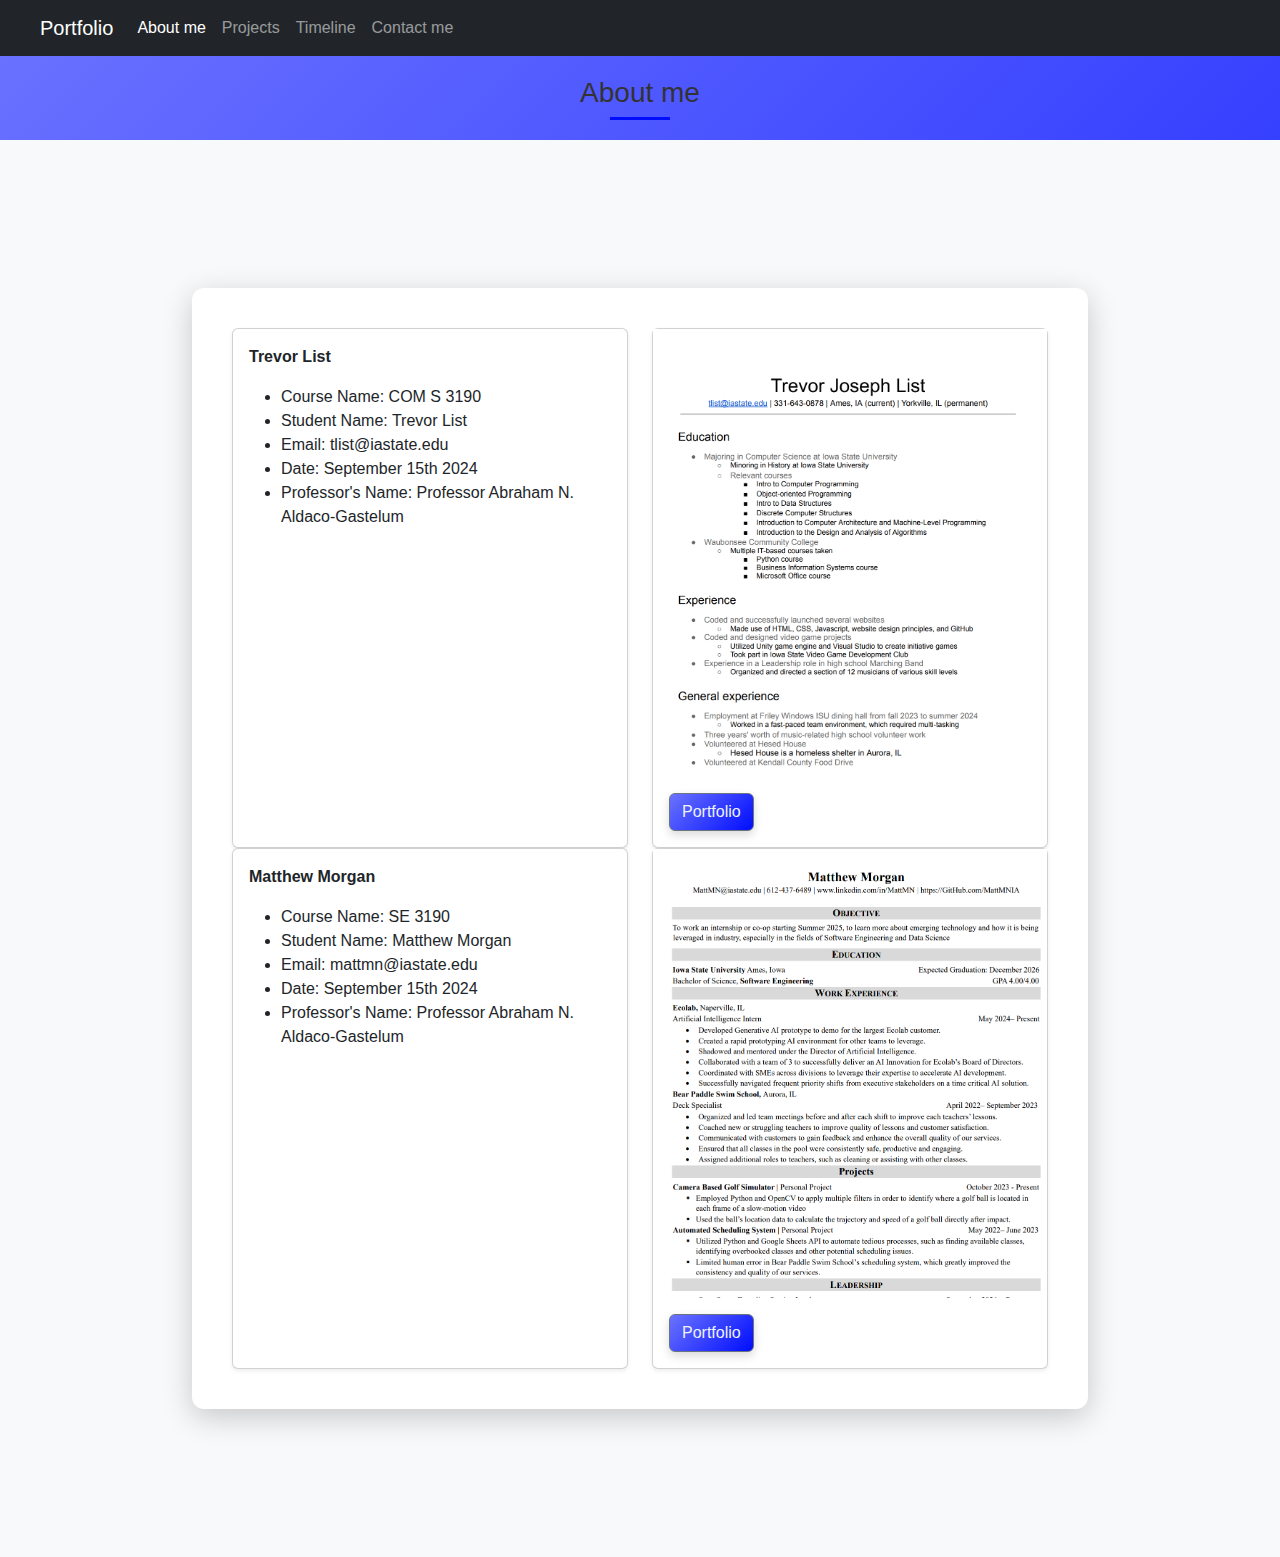
<file: index.html>
<!DOCTYPE html>
<html lang="en">
<head>
    <meta charset="About me">
    <meta name="viewport" content="width=device-width, initial-scale=1.0">
    <link href="https://cdn.jsdelivr.net/npm/bootstrap@5.3.3/dist/css/bootstrap.min.css" rel="stylesheet" integrity="sha384-QWTKZyjpPEjISv5WaRU9OFeRpok6YctnYmDr5pNlyT2bRjXh0JMhjY6hW+ALEwIH" crossorigin="anonymous">
    <script src="https://cdn.jsdelivr.net/npm/bootstrap@5.3.3/dist/js/bootstrap.bundle.min.js" integrity="sha384-YvpcrYf0tY3lHB60NNkmXc5s9fDVZLESaAA55NDzOxhy9GkcIdslK1eN7N6jIeHz" crossorigin="anonymous"></script>
    <link rel="stylesheet" href="mainstyle.css">

    <title>About me </title>
</head>
<body>
    <svg xmlns="http://www.w3.org/2000/svg" class="d-none">
        <symbol id="check2" viewBox="0 0 16 16">
          <path d="M13.854 3.646a.5.5 0 0 1 0 .708l-7 7a.5.5 0 0 1-.708 0l-3.5-3.5a.5.5 0 1 1 .708-.708L6.5 10.293l6.646-6.647a.5.5 0 0 1 .708 0z"/>
        </symbol>
        <symbol id="circle-half" viewBox="0 0 16 16">
          <path d="M8 15A7 7 0 1 0 8 1v14zm0 1A8 8 0 1 1 8 0a8 8 0 0 1 0 16z"/>
        </symbol>
        <symbol id="moon-stars-fill" viewBox="0 0 16 16">
          <path d="M6 .278a.768.768 0 0 1 .08.858 7.208 7.208 0 0 0-.878 3.46c0 4.021 3.278 7.277 7.318 7.277.527 0 1.04-.055 1.533-.16a.787.787 0 0 1 .81.316.733.733 0 0 1-.031.893A8.349 8.349 0 0 1 8.344 16C3.734 16 0 12.286 0 7.71 0 4.266 2.114 1.312 5.124.06A.752.752 0 0 1 6 .278z"/>
          <path d="M10.794 3.148a.217.217 0 0 1 .412 0l.387 1.162c.173.518.579.924 1.097 1.097l1.162.387a.217.217 0 0 1 0 .412l-1.162.387a1.734 1.734 0 0 0-1.097 1.097l-.387 1.162a.217.217 0 0 1-.412 0l-.387-1.162A1.734 1.734 0 0 0 9.31 6.593l-1.162-.387a.217.217 0 0 1 0-.412l1.162-.387a1.734 1.734 0 0 0 1.097-1.097l.387-1.162zM13.863.099a.145.145 0 0 1 .274 0l.258.774c.115.346.386.617.732.732l.774.258a.145.145 0 0 1 0 .274l-.774.258a1.156 1.156 0 0 0-.732.732l-.258.774a.145.145 0 0 1-.274 0l-.258-.774a1.156 1.156 0 0 0-.732-.732l-.774-.258a.145.145 0 0 1 0-.274l.774-.258c.346-.115.617-.386.732-.732L13.863.1z"/>
        </symbol>
        <symbol id="sun-fill" viewBox="0 0 16 16">
          <path d="M8 12a4 4 0 1 0 0-8 4 4 0 0 0 0 8zM8 0a.5.5 0 0 1 .5.5v2a.5.5 0 0 1-1 0v-2A.5.5 0 0 1 8 0zm0 13a.5.5 0 0 1 .5.5v2a.5.5 0 0 1-1 0v-2A.5.5 0 0 1 8 13zm8-5a.5.5 0 0 1-.5.5h-2a.5.5 0 0 1 0-1h2a.5.5 0 0 1 .5.5zM3 8a.5.5 0 0 1-.5.5h-2a.5.5 0 0 1 0-1h2A.5.5 0 0 1 3 8zm10.657-5.657a.5.5 0 0 1 0 .707l-1.414 1.415a.5.5 0 1 1-.707-.708l1.414-1.414a.5.5 0 0 1 .707 0zm-9.193 9.193a.5.5 0 0 1 0 .707L3.05 13.657a.5.5 0 0 1-.707-.707l1.414-1.414a.5.5 0 0 1 .707 0zm9.193 2.121a.5.5 0 0 1-.707 0l-1.414-1.414a.5.5 0 0 1 .707-.707l1.414 1.414a.5.5 0 0 1 0 .707zM4.464 4.465a.5.5 0 0 1-.707 0L2.343 3.05a.5.5 0 1 1 .707-.707l1.414 1.414a.5.5 0 0 1 0 .708z"/>
        </symbol>
      </svg>
  
      <!-- <div class="dropdown position-fixed bottom-0 end-0 mb-3 me-3 bd-mode-toggle">
        <button class="btn btn-bd-primary py-2 dropdown-toggle d-flex align-items-center"
                id="bd-theme"
                type="button"
                aria-expanded="false"
                data-bs-toggle="dropdown"
                aria-label="Toggle theme (auto)">
          <svg class="bi my-1 theme-icon-active" width="1em" height="1em"><use href="#circle-half"></use></svg>
          <span class="visually-hidden" id="bd-theme-text">Toggle theme</span>
        </button>
        <ul class="dropdown-menu dropdown-menu-end shadow" aria-labelledby="bd-theme-text">
          <li>
            <button type="button" class="dropdown-item d-flex align-items-center" data-bs-theme-value="light" aria-pressed="false">
              <svg class="bi me-2 opacity-50" width="1em" height="1em"><use href="#sun-fill"></use></svg>
              Light
              <svg class="bi ms-auto d-none" width="1em" height="1em"><use href="#check2"></use></svg>
            </button>
          </li>
          <li>
            <button type="button" class="dropdown-item d-flex align-items-center" data-bs-theme-value="dark" aria-pressed="false">
              <svg class="bi me-2 opacity-50" width="1em" height="1em"><use href="#moon-stars-fill"></use></svg>
              Dark
              <svg class="bi ms-auto d-none" width="1em" height="1em"><use href="#check2"></use></svg>
            </button>
          </li>
          <li>
            <button type="button" class="dropdown-item d-flex align-items-center active" data-bs-theme-value="auto" aria-pressed="true">
              <svg class="bi me-2 opacity-50" width="1em" height="1em"><use href="#circle-half"></use></svg>
              Auto
              <svg class="bi ms-auto d-none" width="1em" height="1em"><use href="#check2"></use></svg>
            </button>
          </li>
        </ul>
      </div> -->
  
  
    <nav class="navbar navbar-expand-lg navbar-dark bg-dark">
      <a class="navbar-brand" href="#" style="padding-left: 40px;">Portfolio</a>
      <button class="navbar-toggler" type="button" data-toggle="collapse" data-target="#navbarNavAltMarkup" aria-controls="navbarNavAltMarkup" aria-expanded="false" aria-label="Toggle navigation">
        <span class="navbar-toggler-icon"></span>
      </button>
      <div class="collapse navbar-collapse" id="navbarNavAltMarkup">
        <div class="navbar-nav">
          <a class="nav-item nav-link active" href="#">About me</a>
          <a class="nav-item nav-link" href="./projects.html">Projects</a>
          <a class="nav-item nav-link" href="./timeline.html">Timeline</a>
          <a class="nav-item nav-link" href="./contact.html">Contact me</a>
        </div>
      </div>
    </nav>

    <main>
        <section>
          <h1 style="text-align: center; margin-top: 20px;">About me</h1>
        </section>  
    <div class="album py-5 bg-body-tertiary">
        <div class="container">
          <div class="row">
            <div class="col-md-6">
              <div class="card shadow-sm" style="height:100%">
                <div class="card-body">
                  <div class="flex">
                    <div class="card-text">
                      <p><strong>Trevor List</strong></p>
                      <ul>
                        <li class="Course-Name">Course Name: COM S 3190</li>
                        <li class="Student-Name">Student Name: Trevor List</li>
                        <li class="Email">Email: tlist@iastate.edu</li>
                        <li class="Date">Date: September 15th 2024</li>
                        <li class="Professor-Name">Professor's Name: Professor Abraham N. Aldaco-Gastelum</li>
                      </ul>
                    </div>
                  <div class="d-flex justify-content-between align-items-center">
                  </div>
                  </div>
                </div>
              </div>
            </div>
            <div class="col-md-6">
              <div class="card shadow-sm" style="height:100%">
                <img src="./Screenshot 2024-10-20 171740.png" alt="Portfolio" />
                <div class="card-body">
                  <div class="flex">
                    <div class="card-text">
                    </div>
                  <div class="d-flex justify-content-between align-items-center">
                    <div class="btn-group">
                      <button type="button" class="btn btn-md btn-outline-secondary">
                      <a href="./Resume (1).pdf" target="_blank" style="color: #edf3f8; text-decoration: none;">Portfolio</a>
                    </button>
                    </div>
                  </div>
                  </div>
                </div>
              </div>
            </div>
          </div>
          <div class="row">
            <div class="col-md-6">
              <div class="card shadow-sm" style="height:100%">
                <div class="card-body">
                  <div class="flex">
                  <div class="card-text">
                    <p><strong>Matthew Morgan</strong></p>
                    <ul>
                      <li class="Course-Name">Course Name: SE 3190</li>
                      <li class="Student-Name">Student Name: Matthew Morgan</li>
                      <li class="Email">Email: mattmn@iastate.edu</li>
                      <li class="Date">Date: September 15th 2024</li>
                      <li class="Professor-Name">Professor's Name: Professor Abraham N. Aldaco-Gastelum</li>
                    </ul>
                  </div>
                  <div class="d-flex justify-content-between align-items-center">
                  </div>
                  </div>
                </div>
              </div>
            </div>
            <div class="col-md-6">
              <div class="card shadow-sm" style="height:100%">
                <img src="./Screenshot 2024-10-20 171617.png" alt="Portfolio" />
                <div class="card-body">
                  <div class="flex">
                  <div class="card-text">
              </div>
                  <div class="d-flex justify-content-between align-items-center">
                    <div class="btn-group">
                      <button type="button" class="btn btn-md btn-outline-secondary">
                        <a href="./Matthew_Morgan_Resume_F24.pdf" target="_blank" style="color: #edf3f8; text-decoration: none;">Portfolio</a>
                    </button>
                    </div>
                  </div>
                  </div>
                </div>
              </div>
            </div>
          </div>
        </main>
</body>
</html>
</file>
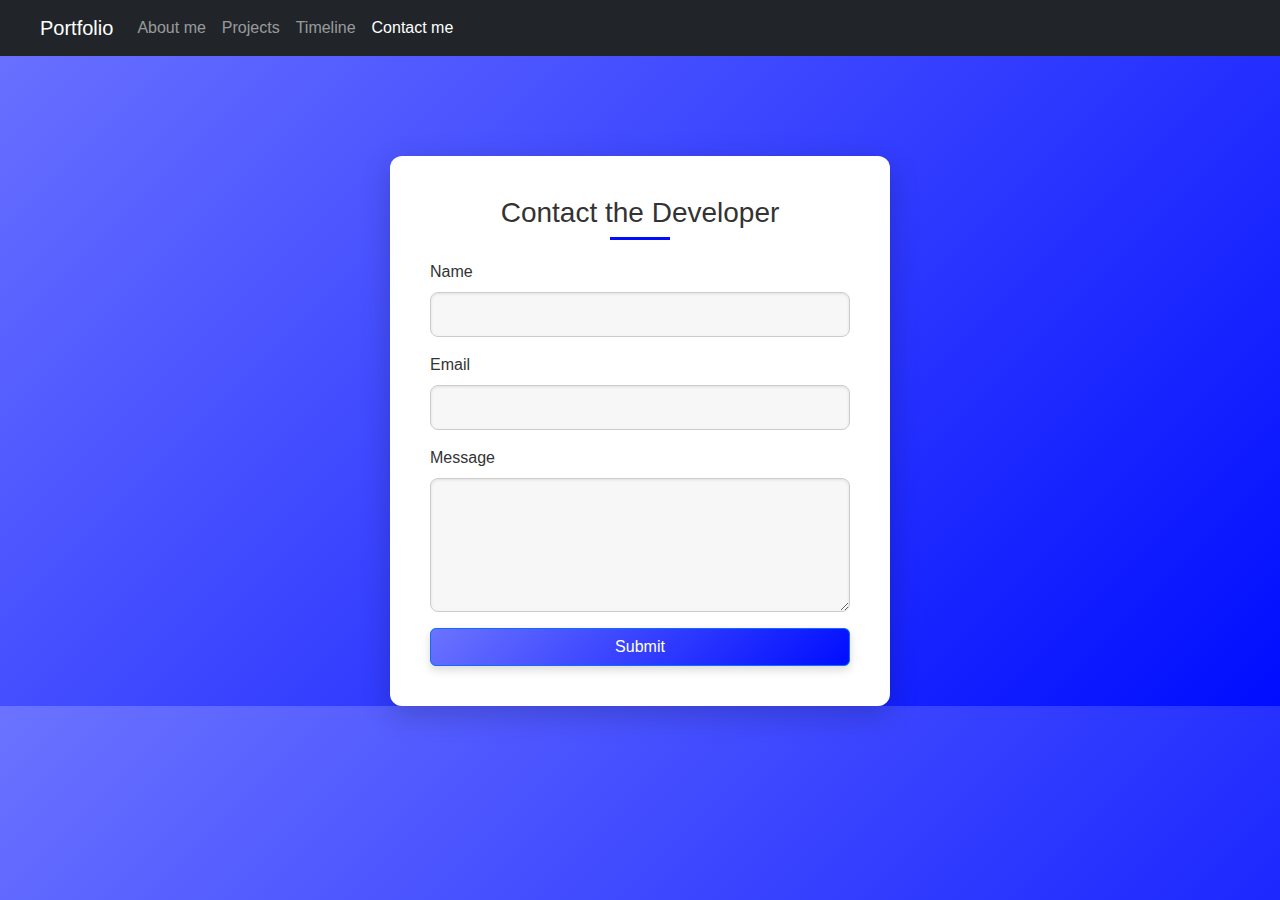
<file: contact.html>
<!DOCTYPE html>
<html lang="en">
<head>
    <meta charset="UTF-8">
    <meta name="viewport" content="width=device-width, initial-scale=1.0">
    <title>Contact Developer</title>
    <link href="https://cdn.jsdelivr.net/npm/bootstrap@5.3.3/dist/css/bootstrap.min.css" rel="stylesheet" integrity="sha384-QWTKZyjpPEjISv5WaRU9OFeRpok6YctnYmDr5pNlyT2bRjXh0JMhjY6hW+ALEwIH" crossorigin="anonymous">
    <script src="https://cdn.jsdelivr.net/npm/bootstrap@5.3.3/dist/js/bootstrap.bundle.min.js" integrity="sha384-YvpcrYf0tY3lHB60NNkmXc5s9fDVZLESaAA55NDzOxhy9GkcIdslK1eN7N6jIeHz" crossorigin="anonymous"></script>
    <link rel="stylesheet" href="contact.css">
</head>
<body>
    <svg xmlns="http://www.w3.org/2000/svg" class="d-none">
        <symbol id="check2" viewBox="0 0 16 16">
          <path d="M13.854 3.646a.5.5 0 0 1 0 .708l-7 7a.5.5 0 0 1-.708 0l-3.5-3.5a.5.5 0 1 1 .708-.708L6.5 10.293l6.646-6.647a.5.5 0 0 1 .708 0z"/>
        </symbol>
        <symbol id="circle-half" viewBox="0 0 16 16">
          <path d="M8 15A7 7 0 1 0 8 1v14zm0 1A8 8 0 1 1 8 0a8 8 0 0 1 0 16z"/>
        </symbol>
        <symbol id="moon-stars-fill" viewBox="0 0 16 16">
          <path d="M6 .278a.768.768 0 0 1 .08.858 7.208 7.208 0 0 0-.878 3.46c0 4.021 3.278 7.277 7.318 7.277.527 0 1.04-.055 1.533-.16a.787.787 0 0 1 .81.316.733.733 0 0 1-.031.893A8.349 8.349 0 0 1 8.344 16C3.734 16 0 12.286 0 7.71 0 4.266 2.114 1.312 5.124.06A.752.752 0 0 1 6 .278z"/>
          <path d="M10.794 3.148a.217.217 0 0 1 .412 0l.387 1.162c.173.518.579.924 1.097 1.097l1.162.387a.217.217 0 0 1 0 .412l-1.162.387a1.734 1.734 0 0 0-1.097 1.097l-.387 1.162a.217.217 0 0 1-.412 0l-.387-1.162A1.734 1.734 0 0 0 9.31 6.593l-1.162-.387a.217.217 0 0 1 0-.412l1.162-.387a1.734 1.734 0 0 0 1.097-1.097l.387-1.162zM13.863.099a.145.145 0 0 1 .274 0l.258.774c.115.346.386.617.732.732l.774.258a.145.145 0 0 1 0 .274l-.774.258a1.156 1.156 0 0 0-.732.732l-.258.774a.145.145 0 0 1-.274 0l-.258-.774a1.156 1.156 0 0 0-.732-.732l-.774-.258a.145.145 0 0 1 0-.274l.774-.258c.346-.115.617-.386.732-.732L13.863.1z"/>
        </symbol>
        <symbol id="sun-fill" viewBox="0 0 16 16">
          <path d="M8 12a4 4 0 1 0 0-8 4 4 0 0 0 0 8zM8 0a.5.5 0 0 1 .5.5v2a.5.5 0 0 1-1 0v-2A.5.5 0 0 1 8 0zm0 13a.5.5 0 0 1 .5.5v2a.5.5 0 0 1-1 0v-2A.5.5 0 0 1 8 13zm8-5a.5.5 0 0 1-.5.5h-2a.5.5 0 0 1 0-1h2a.5.5 0 0 1 .5.5zM3 8a.5.5 0 0 1-.5.5h-2a.5.5 0 0 1 0-1h2A.5.5 0 0 1 3 8zm10.657-5.657a.5.5 0 0 1 0 .707l-1.414 1.415a.5.5 0 1 1-.707-.708l1.414-1.414a.5.5 0 0 1 .707 0zm-9.193 9.193a.5.5 0 0 1 0 .707L3.05 13.657a.5.5 0 0 1-.707-.707l1.414-1.414a.5.5 0 0 1 .707 0zm9.193 2.121a.5.5 0 0 1-.707 0l-1.414-1.414a.5.5 0 0 1 .707-.707l1.414 1.414a.5.5 0 0 1 0 .707zM4.464 4.465a.5.5 0 0 1-.707 0L2.343 3.05a.5.5 0 1 1 .707-.707l1.414 1.414a.5.5 0 0 1 0 .708z"/>
        </symbol>
      </svg>
  
      <!-- <div class="dropdown position-fixed bottom-0 end-0 mb-3 me-3 bd-mode-toggle">
        <button class="btn btn-bd-primary py-2 dropdown-toggle d-flex align-items-center"
                id="bd-theme"
                type="button"
                aria-expanded="false"
                data-bs-toggle="dropdown"
                aria-label="Toggle theme (auto)">
          <svg class="bi my-1 theme-icon-active" width="1em" height="1em"><use href="#circle-half"></use></svg>
          <span class="visually-hidden" id="bd-theme-text">Toggle theme</span>
        </button>
        <ul class="dropdown-menu dropdown-menu-end shadow" aria-labelledby="bd-theme-text">
          <li>
            <button type="button" class="dropdown-item d-flex align-items-center" data-bs-theme-value="light" aria-pressed="false">
              <svg class="bi me-2 opacity-50" width="1em" height="1em"><use href="#sun-fill"></use></svg>
              Light
              <svg class="bi ms-auto d-none" width="1em" height="1em"><use href="#check2"></use></svg>
            </button>
          </li>
          <li>
            <button type="button" class="dropdown-item d-flex align-items-center" data-bs-theme-value="dark" aria-pressed="false">
              <svg class="bi me-2 opacity-50" width="1em" height="1em"><use href="#moon-stars-fill"></use></svg>
              Dark
              <svg class="bi ms-auto d-none" width="1em" height="1em"><use href="#check2"></use></svg>
            </button>
          </li>
          <li>
            <button type="button" class="dropdown-item d-flex align-items-center active" data-bs-theme-value="auto" aria-pressed="true">
              <svg class="bi me-2 opacity-50" width="1em" height="1em"><use href="#circle-half"></use></svg>
              Auto
              <svg class="bi ms-auto d-none" width="1em" height="1em"><use href="#check2"></use></svg>
            </button>
          </li>
        </ul>
      </div> -->
  
  
    <nav class="navbar navbar-expand-lg navbar-dark bg-dark">
      <a class="navbar-brand" href="#" style="padding-left: 40px;">Portfolio</a>
      <button class="navbar-toggler" type="button" data-toggle="collapse" data-target="#navbarNavAltMarkup" aria-controls="navbarNavAltMarkup" aria-expanded="false" aria-label="Toggle navigation">
        <span class="navbar-toggler-icon"></span>
      </button>
      <div class="collapse navbar-collapse" id="navbarNavAltMarkup">
        <div class="navbar-nav">
          <a class="nav-item nav-link" href="./index.html">About me</a>
          <a class="nav-item nav-link" href="./projects.html">Projects</a>
          <a class="nav-item nav-link" href="./timeline.html">Timeline</a>
          <a class="nav-item nav-link active" href="#">Contact me</a>
        </div>
      </div>
    </nav>

    <div class="container">
        <h1>Contact the Developer</h1>
        <form id="contactForm">
            <div class="mb-3">
                <label for="name" class="form-label">Name</label>
                <input type="text" id="name" class="form-control" required>
            </div>
            <div class="mb-3">
                <label for="email" class="form-label">Email</label>
                <input type="email" id="email" class="form-control" required>
            </div>
            <div class="mb-3">
                <label for="message" class="form-label">Message</label>
                <textarea id="message" class="form-control" rows="5" required></textarea>
            </div>
            <button type="submit" class="btn btn-primary w-100">Submit</button>
        </form>
        <div class="submit-message" id="submitMessage">Thank you! Your message has been submitted.</div>
    </div>
    <script src="./contact.js"></script>
</body>
</html>
</file>
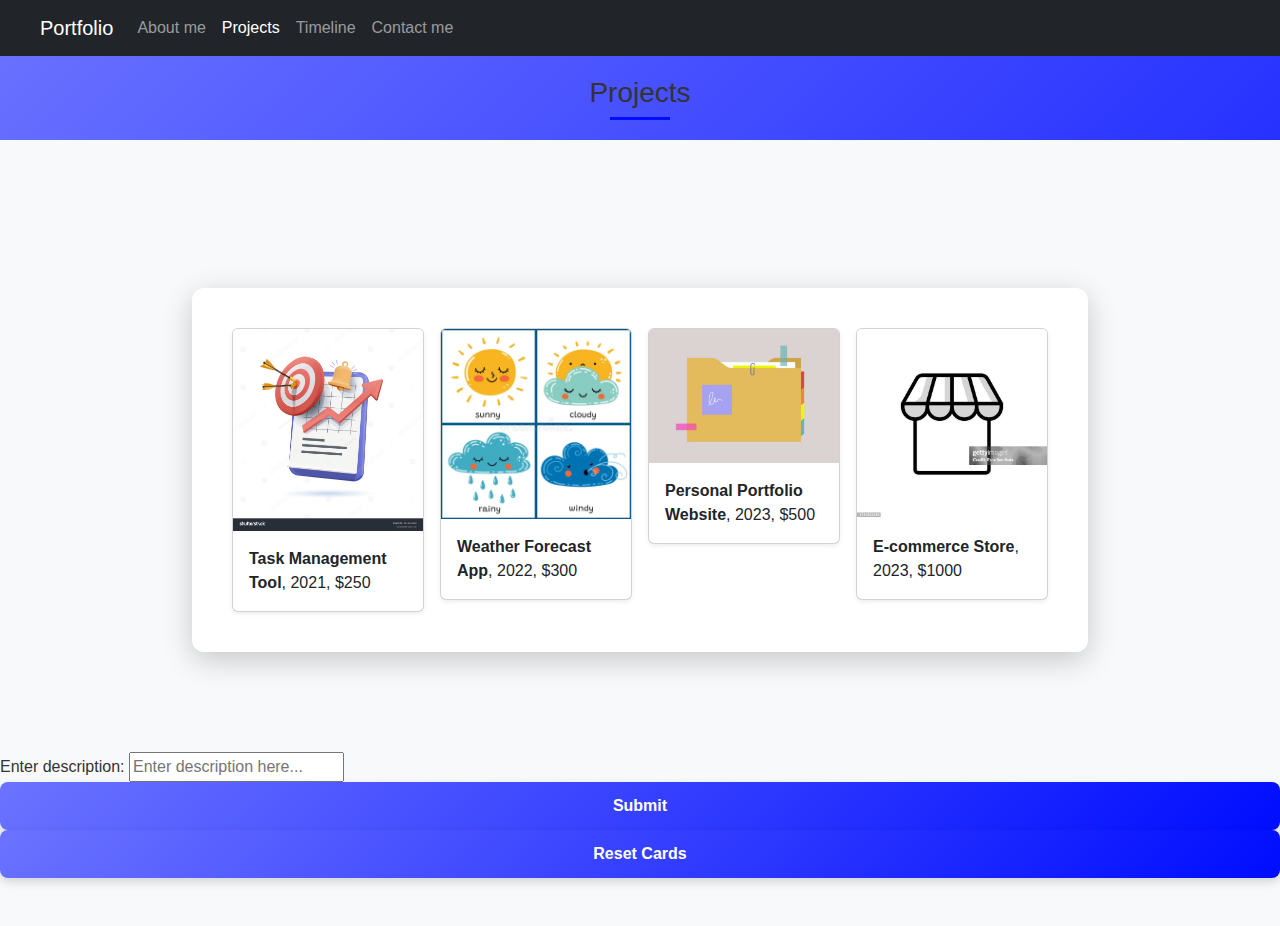
<file: projects.html>
<!DOCTYPE html>
<html lang="en">
<head>
    <meta charset="UTF-8">
    <meta name="viewport" content="width=device-width, initial-scale=1.0">
    <link href="https://cdn.jsdelivr.net/npm/bootstrap@5.3.3/dist/css/bootstrap.min.css" rel="stylesheet" integrity="sha384-QWTKZyjpPEjISv5WaRU9OFeRpok6YctnYmDr5pNlyT2bRjXh0JMhjY6hW+ALEwIH" crossorigin="anonymous">
    <script src="https://cdn.jsdelivr.net/npm/bootstrap@5.3.3/dist/js/bootstrap.bundle.min.js" integrity="sha384-YvpcrYf0tY3lHB60NNkmXc5s9fDVZLESaAA55NDzOxhy9GkcIdslK1eN7N6jIeHz" crossorigin="anonymous"></script>
    <link rel="stylesheet" href="mainstyle.css">
    <title>Projects</title>
</head>
<body>
    <svg xmlns="http://www.w3.org/2000/svg" class="d-none">
        <symbol id="check2" viewBox="0 0 16 16">
          <path d="M13.854 3.646a.5.5 0 0 1 0 .708l-7 7a.5.5 0 0 1-.708 0l-3.5-3.5a.5.5 0 1 1 .708-.708L6.5 10.293l6.646-6.647a.5.5 0 0 1 .708 0z"/>
        </symbol>
        <symbol id="circle-half" viewBox="0 0 16 16">
          <path d="M8 15A7 7 0 1 0 8 1v14zm0 1A8 8 0 1 1 8 0a8 8 0 0 1 0 16z"/>
        </symbol>
        <symbol id="moon-stars-fill" viewBox="0 0 16 16">
          <path d="M6 .278a.768.768 0 0 1 .08.858 7.208 7.208 0 0 0-.878 3.46c0 4.021 3.278 7.277 7.318 7.277.527 0 1.04-.055 1.533-.16a.787.787 0 0 1 .81.316.733.733 0 0 1-.031.893A8.349 8.349 0 0 1 8.344 16C3.734 16 0 12.286 0 7.71 0 4.266 2.114 1.312 5.124.06A.752.752 0 0 1 6 .278z"/>
          <path d="M10.794 3.148a.217.217 0 0 1 .412 0l.387 1.162c.173.518.579.924 1.097 1.097l1.162.387a.217.217 0 0 1 0 .412l-1.162.387a1.734 1.734 0 0 0-1.097 1.097l-.387 1.162a.217.217 0 0 1-.412 0l-.387-1.162A1.734 1.734 0 0 0 9.31 6.593l-1.162-.387a.217.217 0 0 1 0-.412l1.162-.387a1.734 1.734 0 0 0 1.097-1.097l.387-1.162zM13.863.099a.145.145 0 0 1 .274 0l.258.774c.115.346.386.617.732.732l.774.258a.145.145 0 0 1 0 .274l-.774.258a1.156 1.156 0 0 0-.732.732l-.258.774a.145.145 0 0 1-.274 0l-.258-.774a1.156 1.156 0 0 0-.732-.732l-.774-.258a.145.145 0 0 1 0-.274l.774-.258c.346-.115.617-.386.732-.732L13.863.1z"/>
        </symbol>
        <symbol id="sun-fill" viewBox="0 0 16 16">
          <path d="M8 12a4 4 0 1 0 0-8 4 4 0 0 0 0 8zM8 0a.5.5 0 0 1 .5.5v2a.5.5 0 0 1-1 0v-2A.5.5 0 0 1 8 0zm0 13a.5.5 0 0 1 .5.5v2a.5.5 0 0 1-1 0v-2A.5.5 0 0 1 8 13zm8-5a.5.5 0 0 1-.5.5h-2a.5.5 0 0 1 0-1h2a.5.5 0 0 1 .5.5zM3 8a.5.5 0 0 1-.5.5h-2a.5.5 0 0 1 0-1h2A.5.5 0 0 1 3 8zm10.657-5.657a.5.5 0 0 1 0 .707l-1.414 1.415a.5.5 0 1 1-.707-.708l1.414-1.414a.5.5 0 0 1 .707 0zm-9.193 9.193a.5.5 0 0 1 0 .707L3.05 13.657a.5.5 0 0 1-.707-.707l1.414-1.414a.5.5 0 0 1 .707 0zm9.193 2.121a.5.5 0 0 1-.707 0l-1.414-1.414a.5.5 0 0 1 .707-.707l1.414 1.414a.5.5 0 0 1 0 .707zM4.464 4.465a.5.5 0 0 1-.707 0L2.343 3.05a.5.5 0 1 1 .707-.707l1.414 1.414a.5.5 0 0 1 0 .708z"/>
        </symbol>
      </svg>
  
      <!-- <div class="dropdown position-fixed bottom-0 end-0 mb-3 me-3 bd-mode-toggle">
        <button class="btn btn-bd-primary py-2 dropdown-toggle d-flex align-items-center"
                id="bd-theme"
                type="button"
                aria-expanded="false"
                data-bs-toggle="dropdown"
                aria-label="Toggle theme (auto)">
          <svg class="bi my-1 theme-icon-active" width="1em" height="1em"><use href="#circle-half"></use></svg>
          <span class="visually-hidden" id="bd-theme-text">Toggle theme</span>
        </button>
        <ul class="dropdown-menu dropdown-menu-end shadow" aria-labelledby="bd-theme-text">
          <li>
            <button type="button" class="dropdown-item d-flex align-items-center" data-bs-theme-value="light" aria-pressed="false">
              <svg class="bi me-2 opacity-50" width="1em" height="1em"><use href="#sun-fill"></use></svg>
              Light
              <svg class="bi ms-auto d-none" width="1em" height="1em"><use href="#check2"></use></svg>
            </button>
          </li>
          <li>
            <button type="button" class="dropdown-item d-flex align-items-center" data-bs-theme-value="dark" aria-pressed="false">
              <svg class="bi me-2 opacity-50" width="1em" height="1em"><use href="#moon-stars-fill"></use></svg>
              Dark
              <svg class="bi ms-auto d-none" width="1em" height="1em"><use href="#check2"></use></svg>
            </button>
          </li>
          <li>
            <button type="button" class="dropdown-item d-flex align-items-center active" data-bs-theme-value="auto" aria-pressed="true">
              <svg class="bi me-2 opacity-50" width="1em" height="1em"><use href="#circle-half"></use></svg>
              Auto
              <svg class="bi ms-auto d-none" width="1em" height="1em"><use href="#check2"></use></svg>
            </button>
          </li>
        </ul>
      </div> -->
  
  
    <nav class="navbar navbar-expand-lg navbar-dark bg-dark">
      <a class="navbar-brand" href="#" style="padding-left: 40px;">Portfolio</a>
      <button class="navbar-toggler" type="button" data-toggle="collapse" data-target="#navbarNavAltMarkup" aria-controls="navbarNavAltMarkup" aria-expanded="false" aria-label="Toggle navigation">
        <span class="navbar-toggler-icon"></span>
      </button>
      <div class="collapse navbar-collapse" id="navbarNavAltMarkup">
        <div class="navbar-nav">
          <a class="nav-item nav-link" href="./index.html">About me</a>
          <a class="nav-item nav-link active" href="#">Projects</a>
          <a class="nav-item nav-link" href="./timeline.html">Timeline</a>
          <a class="nav-item nav-link" href="./contact.html">Contact me</a>
        </div>
      </div>
    </nav>

    <main>
        <section>
          <h1 style="text-align: center;">Projects</h1>
        </section>  
        
    <div class="album py-5 bg-body-tertiary">
      <div class="container">
      <div id="col" class="row row-cols-1 row-cols-sm-2 row-cols-md-3 row-cols-lg-4 g-3">
      </div>
      </div>
                  <!-- Input field that will be shown when third button is clicked -->
        <div class="input-field" id="inputField">
          <label for="descriptionInput">Enter description:</label>
          <input type="text" id="descriptionInput" placeholder="Enter description here...">
          <button onclick="showCardsContainingDescriptionB()">Submit</button>
          <button onclick="filterCards()">Reset Cards</button>
      </div>
            <script src = "./projects.js"> </script>   
        </main>
</body>
</html>
</file>
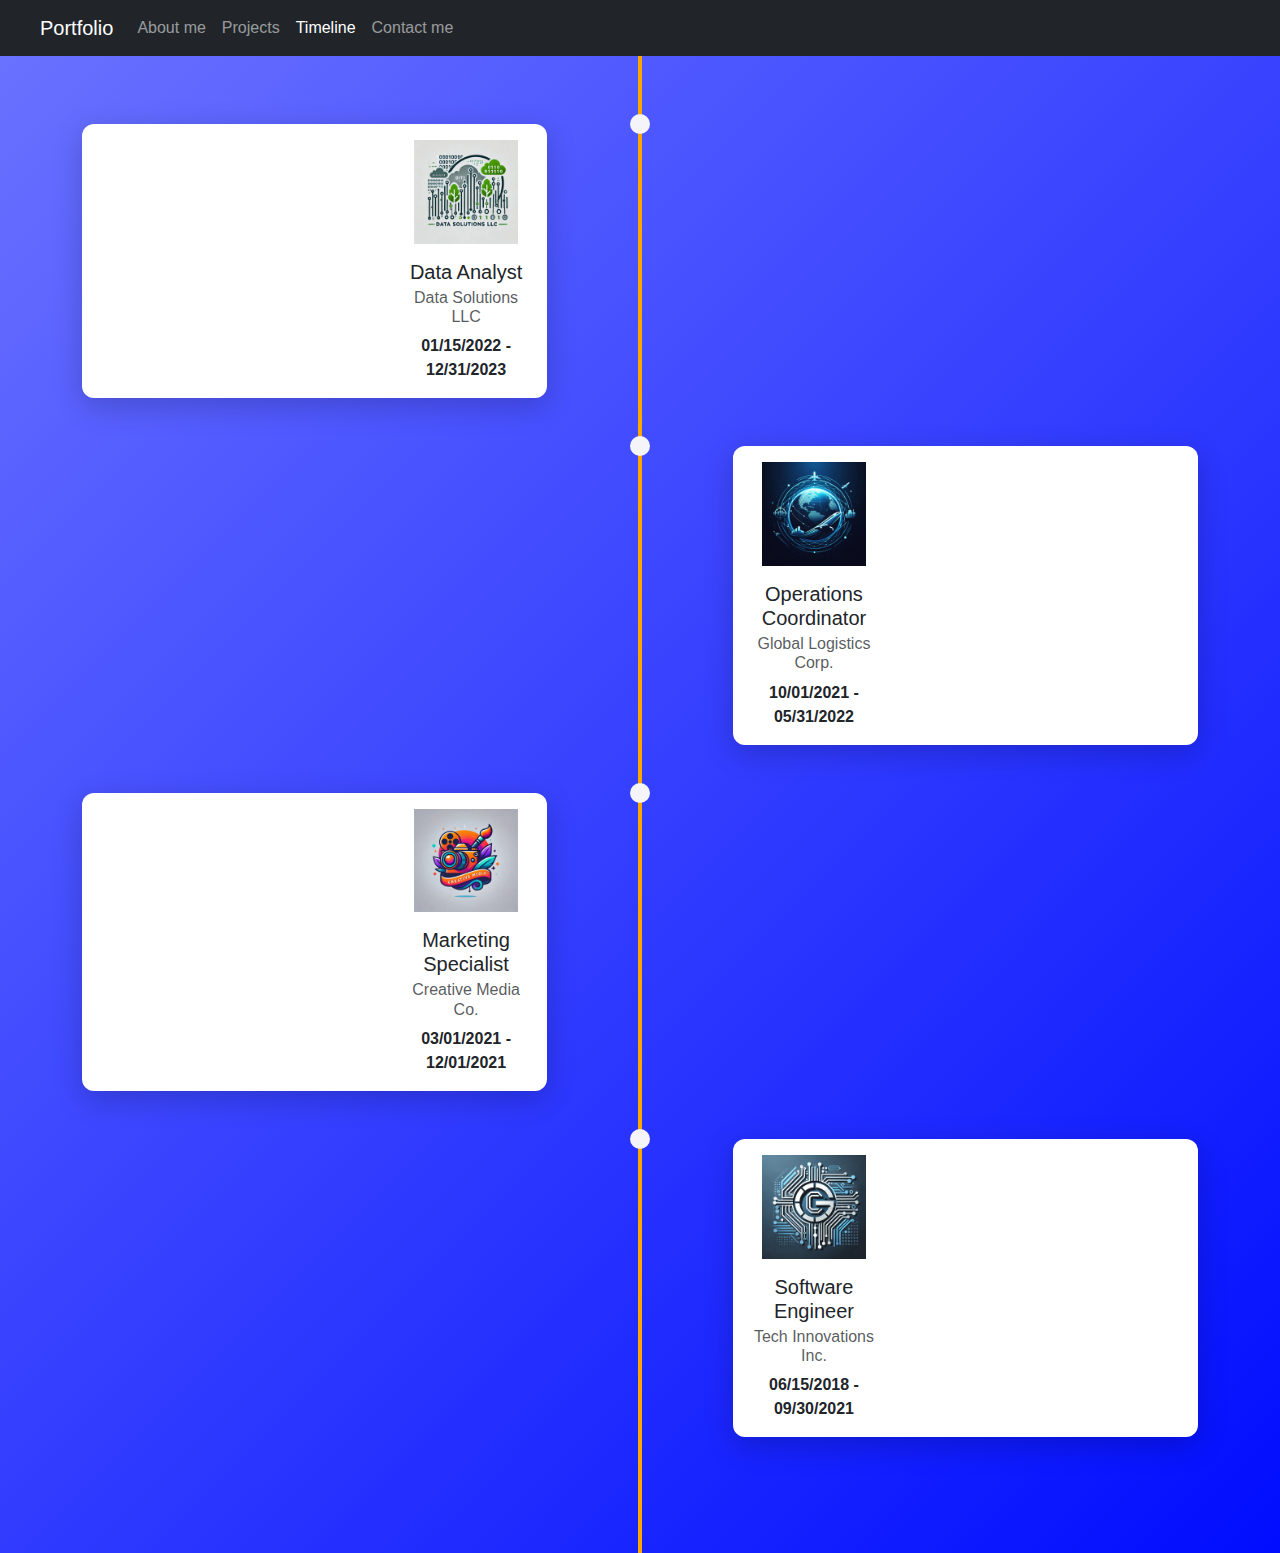
<file: timeline.html>
<!DOCTYPE html>
<html lang="en">
<head>
  <meta charset="UTF-8">
  <meta name="viewport" content="width=device-width, initial-scale=1.0">
  <title>Professional Experience Timeline</title>
  <link href="https://cdn.jsdelivr.net/npm/bootstrap@5.3.3/dist/css/bootstrap.min.css" rel="stylesheet" integrity="sha384-QWTKZyjpPEjISv5WaRU9OFeRpok6YctnYmDr5pNlyT2bRjXh0JMhjY6hW+ALEwIH" crossorigin="anonymous">
  <script src="https://cdn.jsdelivr.net/npm/bootstrap@5.3.3/dist/js/bootstrap.bundle.min.js" integrity="sha384-YvpcrYf0tY3lHB60NNkmXc5s9fDVZLESaAA55NDzOxhy9GkcIdslK1eN7N6jIeHz" crossorigin="anonymous"></script>
  <link rel="stylesheet" href="timeline.css">
  <script src="./timeline.js"></script>
</head>
<body>
  <svg xmlns="http://www.w3.org/2000/svg" class="d-none">
    <symbol id="check2" viewBox="0 0 16 16">
      <path d="M13.854 3.646a.5.5 0 0 1 0 .708l-7 7a.5.5 0 0 1-.708 0l-3.5-3.5a.5.5 0 1 1 .708-.708L6.5 10.293l6.646-6.647a.5.5 0 0 1 .708 0z"/>
    </symbol>
    <symbol id="circle-half" viewBox="0 0 16 16">
      <path d="M8 15A7 7 0 1 0 8 1v14zm0 1A8 8 0 1 1 8 0a8 8 0 0 1 0 16z"/>
    </symbol>
    <symbol id="moon-stars-fill" viewBox="0 0 16 16">
      <path d="M6 .278a.768.768 0 0 1 .08.858 7.208 7.208 0 0 0-.878 3.46c0 4.021 3.278 7.277 7.318 7.277.527 0 1.04-.055 1.533-.16a.787.787 0 0 1 .81.316.733.733 0 0 1-.031.893A8.349 8.349 0 0 1 8.344 16C3.734 16 0 12.286 0 7.71 0 4.266 2.114 1.312 5.124.06A.752.752 0 0 1 6 .278z"/>
      <path d="M10.794 3.148a.217.217 0 0 1 .412 0l.387 1.162c.173.518.579.924 1.097 1.097l1.162.387a.217.217 0 0 1 0 .412l-1.162.387a1.734 1.734 0 0 0-1.097 1.097l-.387 1.162a.217.217 0 0 1-.412 0l-.387-1.162A1.734 1.734 0 0 0 9.31 6.593l-1.162-.387a.217.217 0 0 1 0-.412l1.162-.387a1.734 1.734 0 0 0 1.097-1.097l.387-1.162zM13.863.099a.145.145 0 0 1 .274 0l.258.774c.115.346.386.617.732.732l.774.258a.145.145 0 0 1 0 .274l-.774.258a1.156 1.156 0 0 0-.732.732l-.258.774a.145.145 0 0 1-.274 0l-.258-.774a1.156 1.156 0 0 0-.732-.732l-.774-.258a.145.145 0 0 1 0-.274l.774-.258c.346-.115.617-.386.732-.732L13.863.1z"/>
    </symbol>
    <symbol id="sun-fill" viewBox="0 0 16 16">
      <path d="M8 12a4 4 0 1 0 0-8 4 4 0 0 0 0 8zM8 0a.5.5 0 0 1 .5.5v2a.5.5 0 0 1-1 0v-2A.5.5 0 0 1 8 0zm0 13a.5.5 0 0 1 .5.5v2a.5.5 0 0 1-1 0v-2A.5.5 0 0 1 8 13zm8-5a.5.5 0 0 1-.5.5h-2a.5.5 0 0 1 0-1h2a.5.5 0 0 1 .5.5zM3 8a.5.5 0 0 1-.5.5h-2a.5.5 0 0 1 0-1h2A.5.5 0 0 1 3 8zm10.657-5.657a.5.5 0 0 1 0 .707l-1.414 1.415a.5.5 0 1 1-.707-.708l1.414-1.414a.5.5 0 0 1 .707 0zm-9.193 9.193a.5.5 0 0 1 0 .707L3.05 13.657a.5.5 0 0 1-.707-.707l1.414-1.414a.5.5 0 0 1 .707 0zm9.193 2.121a.5.5 0 0 1-.707 0l-1.414-1.414a.5.5 0 0 1 .707-.707l1.414 1.414a.5.5 0 0 1 0 .707zM4.464 4.465a.5.5 0 0 1-.707 0L2.343 3.05a.5.5 0 1 1 .707-.707l1.414 1.414a.5.5 0 0 1 0 .708z"/>
    </symbol>
  </svg>

  <!-- <div class="dropdown position-fixed bottom-0 end-0 mb-3 me-3 bd-mode-toggle">
    <button class="btn btn-bd-primary py-2 dropdown-toggle d-flex align-items-center"
            id="bd-theme"
            type="button"
            aria-expanded="false"
            data-bs-toggle="dropdown"
            aria-label="Toggle theme (auto)">
      <svg class="bi my-1 theme-icon-active" width="1em" height="1em"><use href="#circle-half"></use></svg>
      <span class="visually-hidden" id="bd-theme-text">Toggle theme</span>
    </button>
    <ul class="dropdown-menu dropdown-menu-end shadow" aria-labelledby="bd-theme-text">
      <li>
        <button type="button" class="dropdown-item d-flex align-items-center" data-bs-theme-value="light" aria-pressed="false">
          <svg class="bi me-2 opacity-50" width="1em" height="1em"><use href="#sun-fill"></use></svg>
          Light
          <svg class="bi ms-auto d-none" width="1em" height="1em"><use href="#check2"></use></svg>
        </button>
      </li>
      <li>
        <button type="button" class="dropdown-item d-flex align-items-center" data-bs-theme-value="dark" aria-pressed="false">
          <svg class="bi me-2 opacity-50" width="1em" height="1em"><use href="#moon-stars-fill"></use></svg>
          Dark
          <svg class="bi ms-auto d-none" width="1em" height="1em"><use href="#check2"></use></svg>
        </button>
      </li>
      <li>
        <button type="button" class="dropdown-item d-flex align-items-center active" data-bs-theme-value="auto" aria-pressed="true">
          <svg class="bi me-2 opacity-50" width="1em" height="1em"><use href="#circle-half"></use></svg>
          Auto
          <svg class="bi ms-auto d-none" width="1em" height="1em"><use href="#check2"></use></svg>
        </button>
      </li>
    </ul>
  </div> -->


<nav class="navbar navbar-expand-lg navbar-dark bg-dark">
  <a class="navbar-brand" href="#" style="padding-left: 40px;">Portfolio</a>
  <button class="navbar-toggler" type="button" data-toggle="collapse" data-target="#navbarNavAltMarkup" aria-controls="navbarNavAltMarkup" aria-expanded="false" aria-label="Toggle navigation">
    <span class="navbar-toggler-icon"></span>
  </button>
  <div class="collapse navbar-collapse" id="navbarNavAltMarkup">
    <div class="navbar-nav">
      <a class="nav-item nav-link" href="./index.html">About me</a>
      <a class="nav-item nav-link" href="./projects.html">Projects</a>
      <a class="nav-item nav-link active" href="#">Timeline</a>
      <a class="nav-item nav-link" href="./contact.html">Contact me</a>
    </div>
  </div>
</nav>

    <div class="container py-5">
        <div class="timeline" id="timeline">
            <!-- Timeline content goes here -->
        </div>
    </div>
</body>
</html>
</file>
<file: mainstyle.css>
body {
    background: linear-gradient(135deg, #6B73FF 0%, #000DFF 100%);
    font-family: 'Arial', sans-serif;
    color: #333;
}

.container {
    max-width: 70%;
    margin: 100px auto; /* Center the container */
    padding: 40px;
    background-color: #fff;
    box-shadow: 0 8px 30px rgba(0, 0, 0, 0.2);
    border-radius: 12px;
    transition: all 0.3s ease;
    position: relative;
    z-index: 1;
}

.container:hover {
    transform: translateY(-10px);
    box-shadow: 0 15px 45px rgba(0, 0, 0, 0.3);
}

h1 {
    text-align: center;
    margin-bottom: 30px;
    margin-top: 20px;
    font-size: 28px;
    color: #333;
    position: relative;
}

h1::before {
    content: "";
    width: 60px;
    height: 3px;
    background-color: #000DFF;
    position: absolute;
    left: 50%;
    transform: translateX(-50%);
    bottom: -10px;
}

.form-control {
    background-color: #f7f7f7;
    border: 1px solid #ccc;
    height: 45px;
    border-radius: 8px;
    box-shadow: inset 0 1px 3px rgba(0, 0, 0, 0.1);
}

.form-control:focus {
    border-color: #6B73FF;
    box-shadow: 0 0 8px rgba(107, 115, 255, 0.6);
}

textarea.form-control {
    height: auto;
}

button {
    background: linear-gradient(135deg, #6B73FF 0%, #000DFF 100%);
    border: none;
    color: white;
    font-weight: bold;
    padding: 12px;
    width: 100%;
    border-radius: 8px;
    transition: background 0.3s ease;
    box-shadow: 0 4px 10px rgba(0, 0, 0, 0.15);
}

button:hover {
    background: linear-gradient(135deg, #6B73FF 0%, #4E4AFF 100%);
    box-shadow: 0 6px 12px rgba(0, 0, 0, 0.25);
}

.submit-message {
    display: none;
    text-align: center;
    margin-top: 20px;
    color: #6B73FF;
    font-weight: bold;
}

.timeline {
    position: relative;
    padding: 20px 0;
}

.timeline-row {
    position: relative;
    margin-bottom: 50px; 
}

.timeline-dot {
    width: 20px;
    height: 20px;
    background-color: #f4f4f9; /* Orange color */
    border-radius: 50%;
    position: absolute;
    top: 0;
    left: 50%;
    transform: translate(-50%, -50%);
    z-index: 1;
}

.timeline-card {
    border: none;
    background-color: white;
    box-shadow: 0 8px 30px rgba(0, 0, 0, 0.2);
    border-radius: 12px;
    overflow: hidden;
    position: relative;
    transition: all 0.3s ease;
}

.timeline-card:hover {
    transform: translateY(-10px); 
    box-shadow: 0 12px 24px rgba(0, 0, 0, 0.2); 
}

.info-container {
    transition: transform 0.5s ease;
    position: relative;
    display: flex;
}

.info-container.left {
    flex-direction: row-reverse;
    margin-left: auto;
    text-align: left;
}

.info-container.right {
    flex-direction: row;
    margin-right: auto;
    text-align: right;
}

.basic-info {
    width: 30%;
    position: relative;
    text-align: center;
}

.company-logo {
    max-width: 80%; 
    height: auto; 
    margin-bottom: 1rem; 
}

.description {
    opacity: 0;
    visibility: hidden;
    transition: opacity 0.5s ease, visibility 0.5s ease;
    width: 70%;
    padding: 10px;
    display: flex;
    align-items: center;
    justify-content: center;
    font-size: 1rem;
    color: #666;
    text-align: center;
}

.timeline-card:hover .info-container.left {
    flex-direction: row; 
}

.timeline-card:hover .info-container.right {
    flex-direction: row-reverse;
}

.timeline-card:hover .description {
    opacity: 1;
    visibility: visible;
}

.company-name {
    font-size: 1.2rem;
    font-weight: bold;
    color: #333;
}

.role {
    font-size: 1rem;
    font-weight: 600;
    color: #666;
}

.dates {
    font-size: 0.9rem;
    color: #888;
    margin-top: 4px;
}

.timeline-dot:hover {
    background-color: #0056b3; /* Change on hover */
}
</file>
<file: contact.css>
body {
    background: linear-gradient(135deg, #6B73FF 0%, #000DFF 100%);
    font-family: 'Arial', sans-serif;
    color: #333;
}

.container {
    max-width: 500px;
    margin-top: 100px;
    padding: 40px;
    background-color: #fff;
    box-shadow: 0 8px 30px rgba(0, 0, 0, 0.2);
    border-radius: 12px;
    transition: all 0.3s ease;
    position: relative;
    z-index: 1;
}

.container:hover {
    transform: translateY(-10px);
    box-shadow: 0 15px 45px rgba(0, 0, 0, 0.3);
}

h1 {
    text-align: center;
    margin-bottom: 30px;
    font-size: 28px;
    color: #333;
    position: relative;
}

h1::before {
    content: "";
    width: 60px;
    height: 3px;
    background-color: #000DFF;
    position: absolute;
    left: 50%;
    transform: translateX(-50%);
    bottom: -10px;
}

.form-control {
    background-color: #f7f7f7;
    border: 1px solid #ccc;
    height: 45px;
    border-radius: 8px;
    box-shadow: inset 0 1px 3px rgba(0, 0, 0, 0.1);
}

.form-control:focus {
    border-color: #6B73FF;
    box-shadow: 0 0 8px rgba(107, 115, 255, 0.6);
}

textarea.form-control {
    height: auto;
}

button {
    background: linear-gradient(135deg, #6B73FF 0%, #000DFF 100%);
    border: none;
    color: white;
    font-weight: bold;
    padding: 12px;
    width: 100%;
    border-radius: 8px;
    transition: background 0.3s ease;
    box-shadow: 0 4px 10px rgba(0, 0, 0, 0.15);
}

button:hover {
    background: linear-gradient(135deg, #6B73FF 0%, #4E4AFF 100%);
    box-shadow: 0 6px 12px rgba(0, 0, 0, 0.25);
}

.submit-message {
    display: none;
    text-align: center;
    margin-top: 20px;
    color: #6B73FF;
    font-weight: bold;
}
</file>
<file: timeline.css>
body {
    background: linear-gradient(135deg, #6B73FF 0%, #000DFF 100%);
    font-family: 'Arial', sans-serif;
    position: relative;
}

body::before {
    content: '';
    position: absolute;
    width: 4px;
    background-color: #FFA500;
    top: 0;
    bottom: 0;
    left: 50%;
    transform: translateX(-50%);
    height: 100%

}

.timeline {
    position: relative;
    padding: 20px 0;
}

.timeline-row {
    position: relative;
    margin-bottom: 50px; 
}

.timeline-dot {
    width: 20px;
    height: 20px;
    background-color: #f4f4f9;
    border-radius: 50%;
    position: absolute;
    top: 0;
    left: 50%;
    transform: translate(-50%, -50%);
    z-index: 1;
}


.timeline-card {
    border: none;
    background-color: white;
    box-shadow: 0 8px 30px rgba(0, 0, 0, 0.2);

    border-radius: 12px;
    overflow: hidden;
    position: relative;
    transition: all 0.3s ease;
}

.timeline-card:hover {
    transform: translateY(-10px); 
    box-shadow: 0 12px 24px rgba(0, 0, 0, 0.2); 
}

.info-container {
    transition: transform 0.5s ease;
    position: relative;
    display: flex;
}

.info-container.left {
    flex-direction: row-reverse;
    margin-left: auto;
    text-align: left;
}

.info-container.right {
    flex-direction: row;
    margin-right: auto;
    text-align: right;
}


.basic-info {
    width: 30%;
    position: relative;
    text-align: center;
}

.company-logo {
    max-width: 80%; 
    height: auto; 
    margin-bottom: 1rem; 
}


.description {
    opacity: 0;
    visibility: hidden;
    transition: opacity 0.5s ease, visibility 0.5s ease;
    width: 70%;
    padding: 10px;
    display: flex;
    align-items: center;
    justify-content: center;
    font-size: 1rem;
    color: #666;
    text-align: center;
}

.timeline-card:hover .info-container.left {
    flex-direction: row; 
}

.timeline-card:hover .info-container.right {
    flex-direction: row-reverse;
}

.timeline-card:hover .description {
    opacity: 1;
    visibility: visible;
}


.company-name {
    font-size: 1.2rem;
    font-weight: bold;
    color: #333;
}

.role {
    font-size: 1rem;
    font-weight: 600;
    color: #666;
}

.dates {
    font-size: 0.9rem;
    color: #888;
    margin-top: 4px;
}

.timeline-dot {
    background-color: #f4f4f9; /* Orange color */
    transition: background-color 0.3s ease;
}

.timeline-card:hover .timeline-dot {
    background-color: #0056b3;
}
</file>
